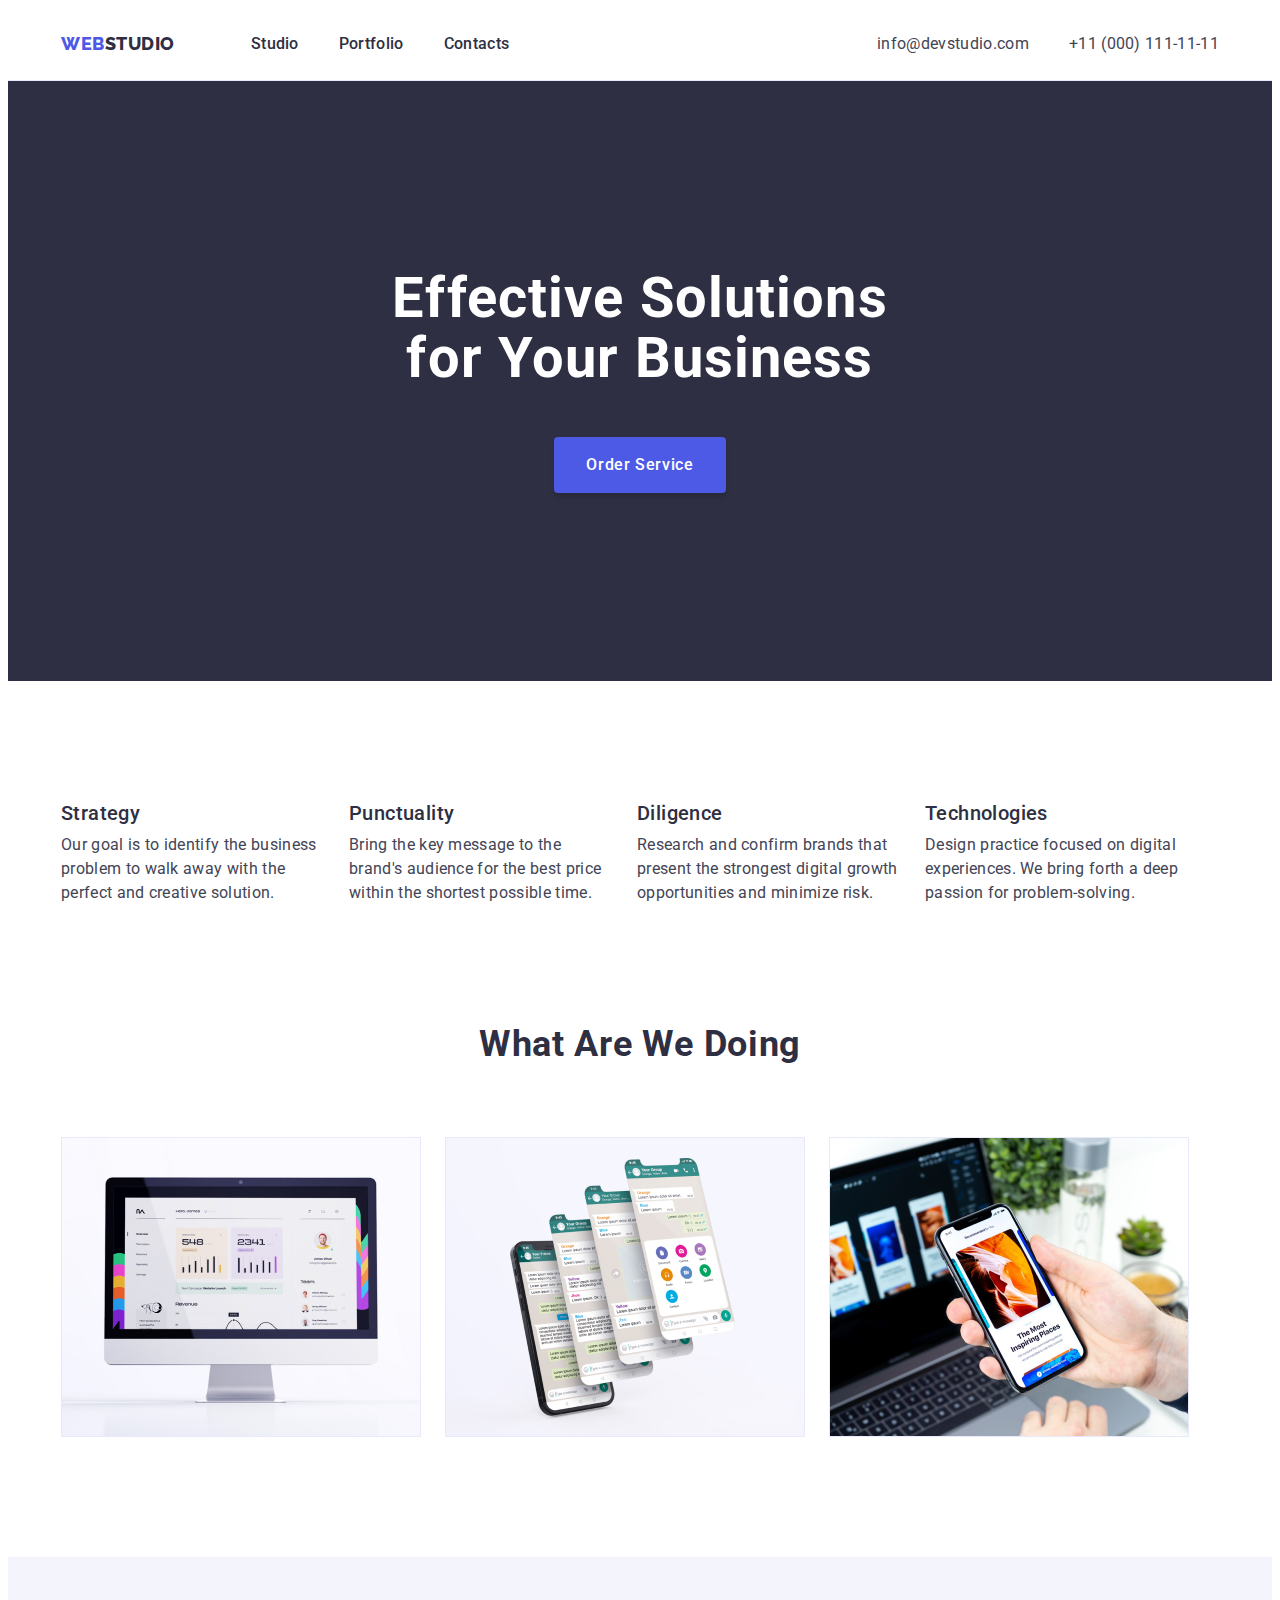
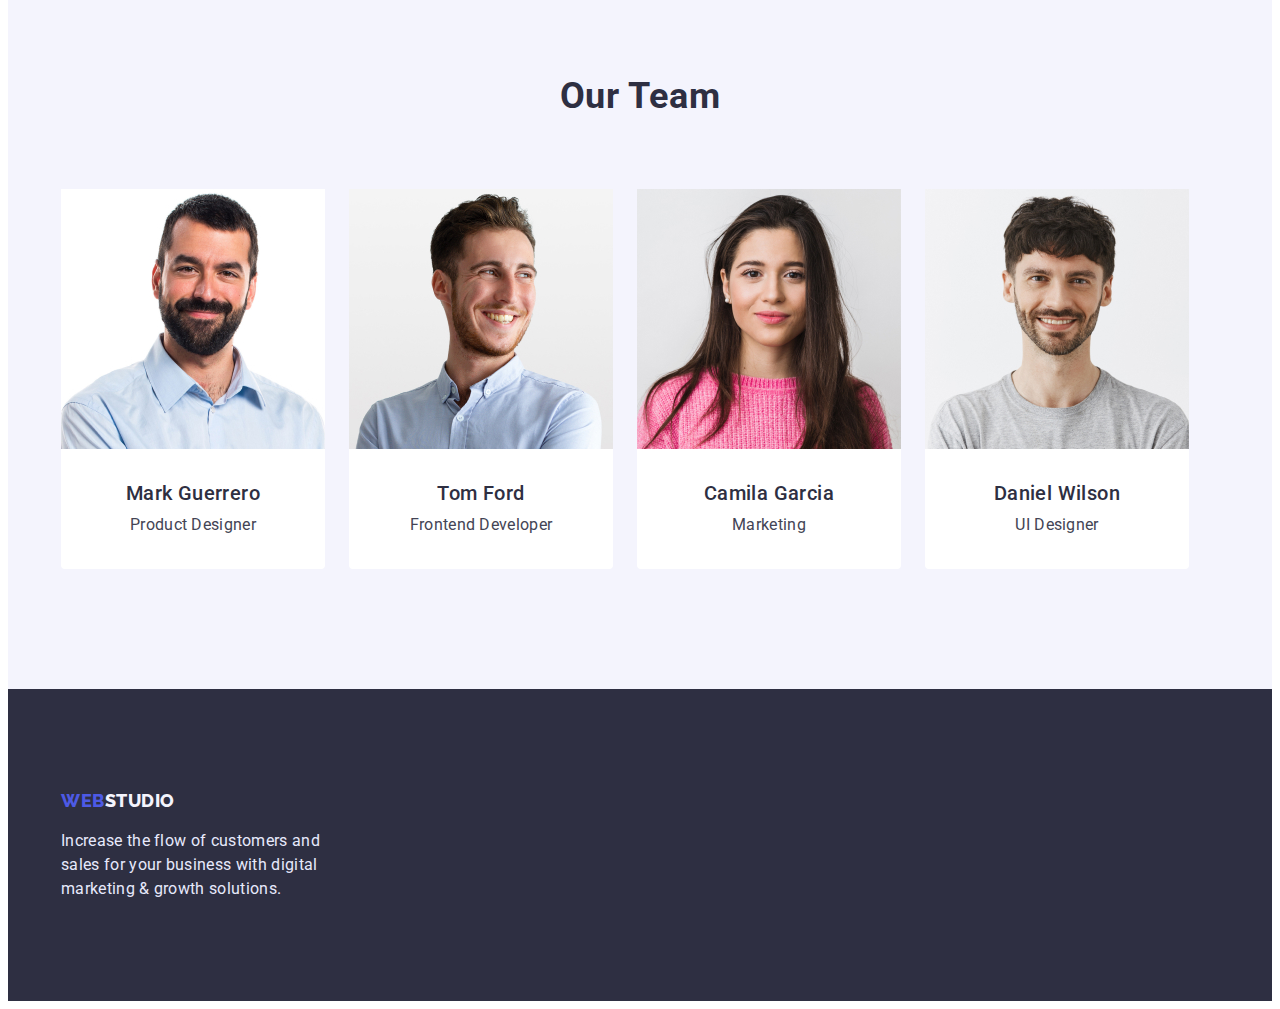
<file: index.html>
<!DOCTYPE html>
<html lang="en">
  <head>
    <meta charset="UTF-8" />
    <meta http-equiv="X-UA-Compatible" content="IE=edge" />
    <meta name="viewport" content="width=device-width, initial-scale=1.0" />
    <link rel="preconnect" href="https://fonts.googleapis.com" />
    <link rel="preconnect" href="https://fonts.gstatic.com" />
    <link
      href="https://fonts.googleapis.com/css2?family=Climate+Crisis&family=Raleway:wght@800&family=Roboto:wght@400;500&display=swap"
      rel="stylesheet"
    />
    <link
      rel="stylesheet"
      href="https://cdnjs.cloudflare.com/ajax/libs/modern-normalize/1.1.0/modern-normalize.min.css"
      integrity="sha512-wpPYUAdjBVSE4KJnH1VR1HeZfpl1ub8YT/NKx4PuQ5NmX2tKuGu6U/JRp5y+Y8XG2tV+wKQpNHVUX03MfMFn9Q=="
      crossorigin="anonymous"
      referrerpolicy="no-referrer"
    />
    <link rel="stylesheet" href="./css/styles.css" />
    <title>Web Studio</title>
  </head>
  <body>
    <header class="header">
      <div class="container header-container">
        <nav class="link nav">
          <a href="./index.html" class="link header-logo"
            >Web<span class="link">Studio</span></a
          >
          <ul class="list link header-list">
            <li><a class="header-nav link" href="./index.html">Studio</a></li>
            <li>
              <a class="header-nav link" href="./portfolio.html">Portfolio</a>
            </li>
            <li><a class="header-nav link" href="">Contacts</a></li>
          </ul>
        </nav>
        <address class="address">
          <ul class="list address-list">
            <li>
              <a class="address-nav link" href="mailto:info@devstudio.com"
                >info@devstudio.com</a
              >
            </li>
            <li>
              <a class="address-nav link" href="tel:+110001111111"
                >+11 (000) 111-11-11</a
              >
            </li>
          </ul>
        </address>
      </div>
    </header>
    <main>
      <section class="page">
        <div class="container">
          <h1 class="page-title">
            Effective Solutions<br />
            for Your Business
          </h1>
          <button type="button" class="page-btn">Order Service</button>
        </div>
      </section>
      <section class="section">
        <div class="container">
          <h2 class="title-section">Web Studio</h2>
          <ul class="content list">
            <li class="content-list">
              <h3 class="content-title">Strategy</h3>
              <p class="content-text">
                Our goal is to identify the business problem to walk away with
                the perfect and creative solution.
              </p>
            </li>
            <li class="content-list">
              <h3 class="content-title">Punctuality</h3>
              <p class="content-text">
                Bring the key message to the brand's audience for the best price
                within the shortest possible time.
              </p>
            </li>
            <li class="content-list">
              <h3 class="content-title">Diligence</h3>
              <p class="content-text">
                Research and confirm brands that present the strongest digital
                growth opportunities and minimize risk.
              </p>
            </li>
            <li class="content-list">
              <h3 class="content-title">Technologies</h3>
              <p class="content-text">
                Design practice focused on digital experiences. We bring forth a
                deep passion for problem-solving.
              </p>
            </li>
          </ul>
        </div>
      </section>
      <section class="img-container">
        <div class="container">
          <h2 class="img-title">What are we doing</h2>
          <ul class="list foto">
            <li>
              <img
                class="image"
                src="./images/comp.jpg"
                alt="Monitor"
                width="360"
                height="300"
              />
            </li>
            <li>
              <img
                class="image"
                src="./images/tel.jpg"
                alt="Smartphone"
                width="360"
                height="300"
              />
            </li>
            <li>
              <img
                class="image"
                src="./images/telandcomp.jpg"
                alt="Smartphone and laptop"
                width="360"
                height="300"
              />
            </li>
          </ul>
        </div>
      </section>
      <section class="team">
        <div class="container">
          <h2 class="team-heading">Our Team</h2>
          <ul class="list team-list">
            <li class="list-color">
              <img
                src="./images/mark.jpg"
                alt="foto by Mark"
                width="264"
                height="260"
              />
              <h3 class="team-title">Mark Guerrero</h3>
              <p class="team-text">Product Designer</p>
            </li>
            <li class="list-color">
              <img
                src="./images/tom.jpg"
                alt="foto by Tom"
                width="264"
                height="260"
              />
              <h3 class="team-title">Tom Ford</h3>
              <p class="team-text">Frontend Developer</p>
            </li>
            <li class="list-color">
              <img
                src="./images/camila.jpg"
                alt="foto by Camila"
                width="264"
                height="260"
              />
              <h3 class="team-title">Camila Garcia</h3>
              <p class="team-text">Marketing</p>
            </li>
            <li class="list-color">
              <img
                src="./images/daniel.jpg"
                alt="foto by Daniel"
                width="264"
                height="260"
              />
              <h3 class="team-title">Daniel Wilson</h3>
              <p class="team-text">UI Designer</p>
            </li>
          </ul>
        </div>
      </section>
    </main>
    <footer class="footer">
      <div class="container">
        <a href="./index.html" class="footer-logo link"
          >Web<span class="span link">Studio</span></a
        >
        <p class="footer-text">
          Increase the flow of customers and sales for your business with
          digital marketing & growth solutions.
        </p>
      </div>
    </footer>
  </body>
</html>
</file>
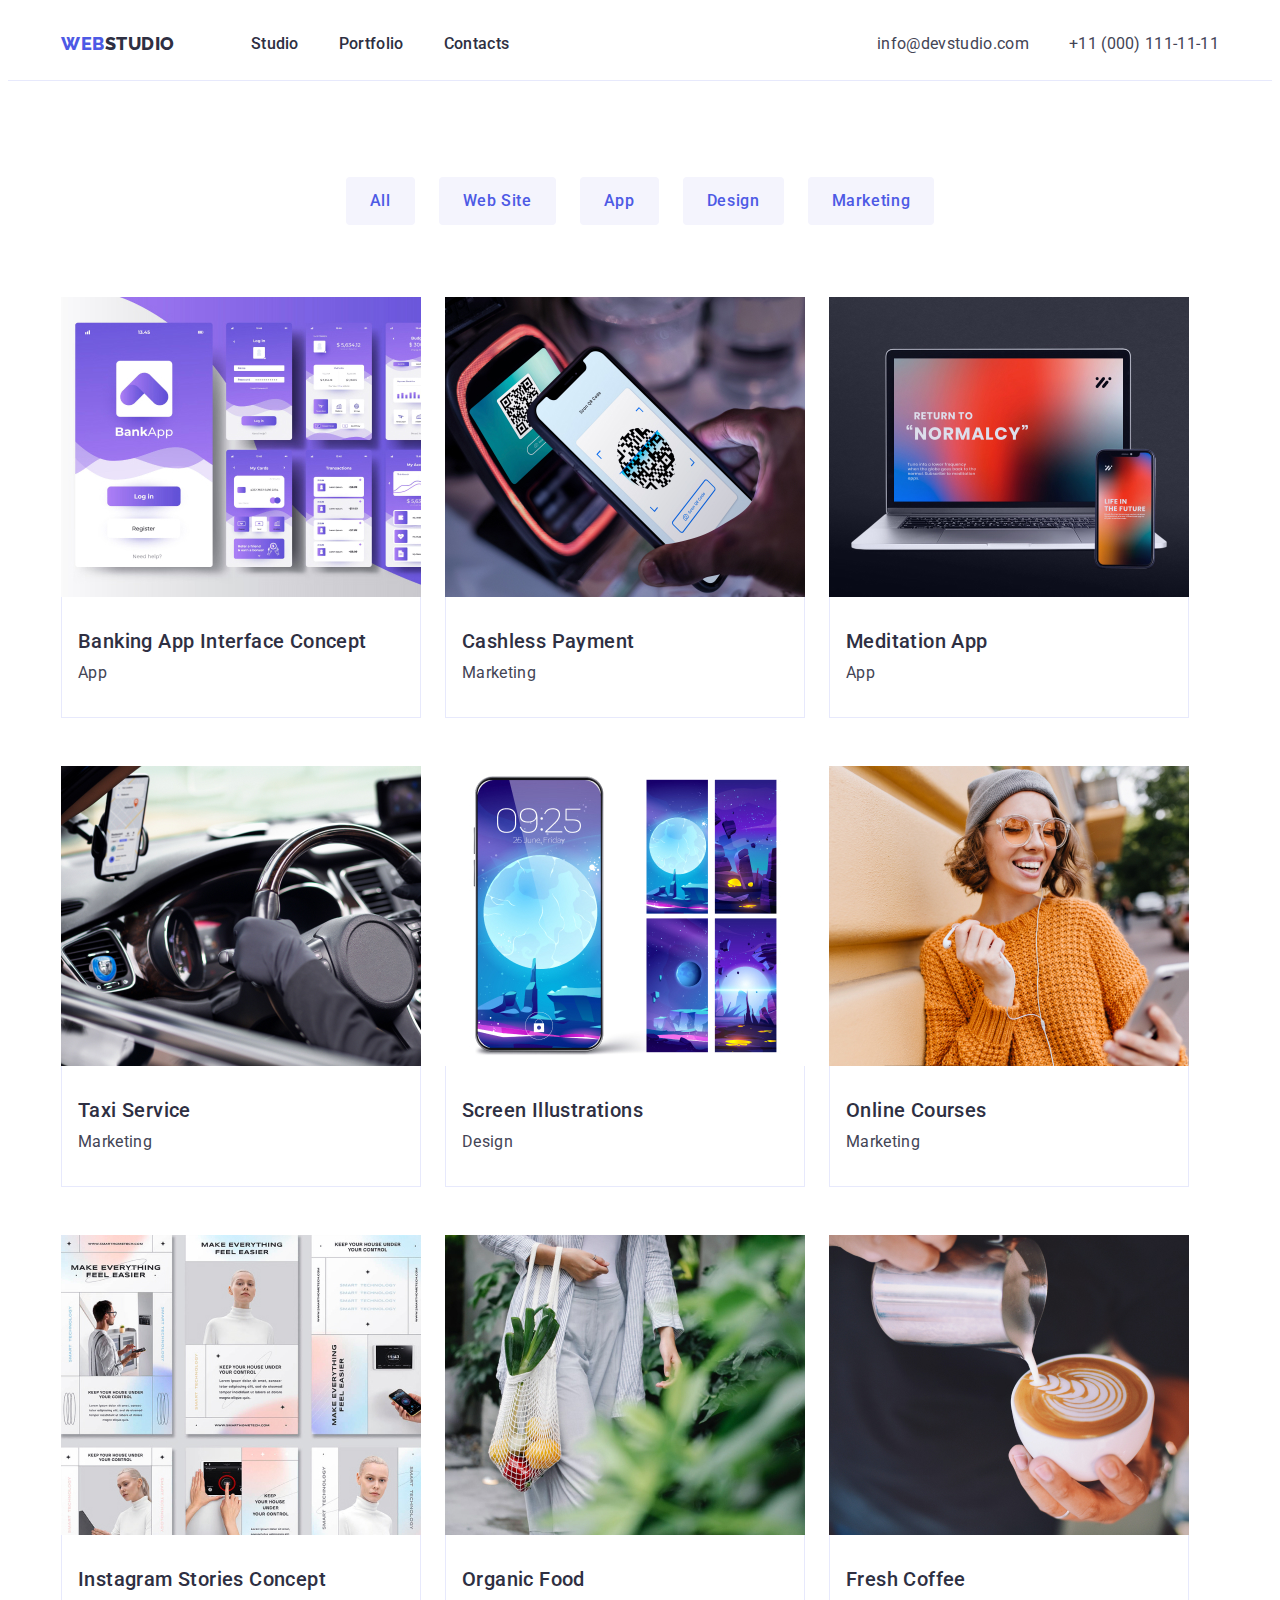
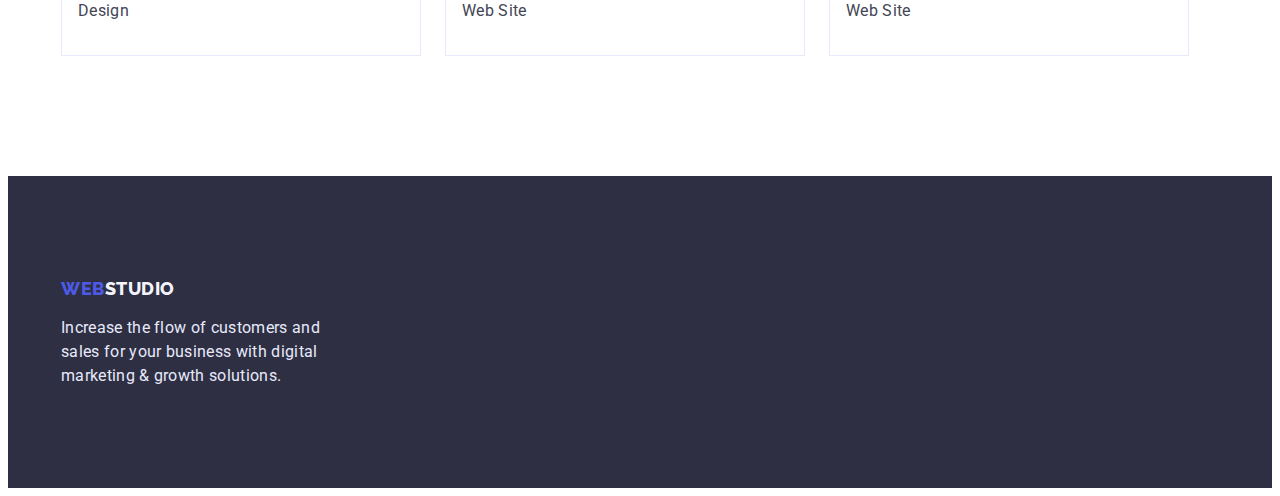
<file: portfolio.html>
<!DOCTYPE html>
<html lang="en">
  <head>
    <meta charset="UTF-8" />
    <meta http-equiv="X-UA-Compatible" content="IE=edge" />
    <meta name="viewport" content="width=device-width, initial-scale=1.0" />
    <link rel="preconnect" href="https://fonts.googleapis.com" />
    <link rel="preconnect" href="https://fonts.gstatic.com" />
    <link
      href="https://fonts.googleapis.com/css2?family=Climate+Crisis&family=Raleway:wght@800&family=Roboto:wght@400;500&display=swap"
      rel="stylesheet"
    />
    <link
      rel="stylesheet"
      href="https://cdnjs.cloudflare.com/ajax/libs/modern-normalize/1.1.0/modern-normalize.min.css"
      integrity="sha512-wpPYUAdjBVSE4KJnH1VR1HeZfpl1ub8YT/NKx4PuQ5NmX2tKuGu6U/JRp5y+Y8XG2tV+wKQpNHVUX03MfMFn9Q=="
      crossorigin="anonymous"
      referrerpolicy="no-referrer"
    />
    <link rel="stylesheet" href="./css/styles.css" />
    <title>Portfolio</title>
  </head>

  <body>
    <header class="header">
      <div class="container header-container">
        <nav class="link nav">
          <a href="./index.html" class="link header-logo"
            >Web<span class="link">Studio</span></a
          >
          <ul class="list link header-list">
            <li><a class="header-nav link" href="./index.html">Studio</a></li>
            <li>
              <a class="header-nav link" href="./portfolio.html">Portfolio</a>
            </li>
            <li><a class="header-nav link" href="">Contacts</a></li>
          </ul>
        </nav>
        <address class="address">
          <ul class="list address-list">
            <li>
              <a class="address-nav link" href="mailto:info@devstudio.com"
                >info@devstudio.com</a
              >
            </li>
            <li>
              <a class="address-nav link" href="tel:+110001111111"
                >+11 (000) 111-11-11</a
              >
            </li>
          </ul>
        </address>
      </div>
    </header>
    <main>
      <section class="button">
        <div class="container">
          <h1 class="title-section">Portfolio</h1>
          <ul class="list button-list">
            <li><button type="button" class="btn">All</button></li>
            <li><button type="button" class="btn">Web Site</button></li>
            <li><button type="button" class="btn">App</button></li>
            <li><button type="button" class="btn">Design</button></li>
            <li><button type="button" class="btn">Marketing</button></li>
          </ul>
          <ul class="list link button-img">
            <li class="link img-text">
              <a href="" class="link">
                <img
                  src="./images/banking.jpg"
                  alt="BankApp"
                  width="360"
                  height="300"
                />
                <div class="img-list">
                  <h2 class="img-body">Banking App Interface Concept</h2>
                  <p class="img-parag">App</p>
                </div>
              </a>
            </li>
            <li class="link img-text">
              <a href="" class="link">
                <img
                  src="./images/cashless.jpg"
                  alt="Payment"
                  width="360"
                  height="300"
                />
                <div class="img-list">
                  <h2 class="img-body">Cashless Payment</h2>
                  <p class="img-parag">Marketing</p>
                </div>
              </a>
            </li>
            <li class="link img-text">
              <a href="" class="link">
                <img
                  src="./images/medotaion.jpg"
                  alt="Laptop"
                  width="360"
                  height="300"
                />
                <div class="img-list">
                  <h2 class="img-body">Meditation App</h2>
                  <p class="img-parag">App</p>
                </div>
              </a>
            </li>
            <li class="link img-text">
              <a href="" class="link">
                <img
                  src="./images/taxi.jpg"
                  alt="Taxi"
                  width="360"
                  height="300"
                />
                <div class="img-list">
                  <h2 class="img-body">Taxi Service</h2>
                  <p class="img-parag">Marketing</p>
                </div>
              </a>
            </li>
            <li class="link img-text">
              <a href="" class="link">
                <img
                  src="./images/screen.jpg"
                  alt="Screen"
                  width="360"
                  height="300"
                />
                <div class="img-list">
                  <h2 class="img-body">Screen Illustrations</h2>
                  <p class="img-parag">Design</p>
                </div>
              </a>
            </li>
            <li class="link img-text">
              <a href="" class="link">
                <img
                  src="./images/online.jpg"
                  alt="Online"
                  width="360"
                  height="300"
                />
                <div class="img-list">
                  <h2 class="img-body">Online Courses</h2>
                  <p class="img-parag">Marketing</p>
                </div>
              </a>
            </li>
            <li class="link img-text">
              <a href="" class="link">
                <img
                  src="./images/insta.jpg"
                  alt="Instagram Stories"
                  width="360"
                  height="300"
                />
                <div class="img-list">
                  <h2 class="img-body">Instagram Stories Concept</h2>
                  <p class="img-parag">Design</p>
                </div>
              </a>
            </li>
            <li class="link img-text">
              <a href="" class="link">
                <img
                  src="./images/food.jpg"
                  alt="Food"
                  width="360"
                  height="300"
                />
                <div class="img-list">
                  <h2 class="img-body">Organic Food</h2>
                  <p class="img-parag">Web Site</p>
                </div>
              </a>
            </li>
            <li class="link img-text">
              <a href="" class="link">
                <img
                  src="./images/coffee.jpg"
                  alt="Coffee"
                  width="360"
                  height="300"
                />
                <div class="img-list">
                  <h2 class="img-body">Fresh Coffee</h2>
                  <p class="img-parag">Web Site</p>
                </div>
              </a>
            </li>
          </ul>
        </div>
      </section>
    </main>
    <footer class="link footer">
      <div class="container">
        <a href="./index.html" class="link footer-logo"
          >Web<span class="span link">Studio</span></a
        >
        <p class="footer-text">
          Increase the flow of customers and sales for your business with
          digital marketing & growth solutions.
        </p>
      </div>
    </footer>
  </body>
</html>
</file>
<file: css/styles.css>
:root {
  --back-color: #2e2f42;
  --white: #ffffff;
  --blue: #4d5ae5;
  --light-blue: #404bbf;
  --light-black: #434455;
  --black-white: #f4f4fd;
  --light-white: #e7e9fc;
}

body {
  font-family: "Roboto", sans-serif;
  color: #434455;
  font-style: normal;
}

p,
h1,
h2,
h3 {
  margin: 0;
}

ul {
  margin: 0;
  padding-left: 0;
}

.link {
  text-decoration: none;
}

.list {
  list-style: none;
}

img {
  display: block;
}

.container {
  width: 1158px;
  padding-left: 15px;
  padding-right: 15px;
  margin: 0 auto;
}

.section {
  padding-top: 120px;
  padding-bottom: 120px;
}

/*------------ HEADER------------- */
.header {
  background: var(--white);
  padding-top: 24px;
  padding-bottom: 24px;
  border-bottom: 1px solid #e7e9fc;
}

.header-list {
  display: flex;
  gap: 40px;
}

.nav {
  display: flex;
  align-items: center;
  margin-right: auto;
}

.header-container {
  display: flex;
}

.header-logo {
  font-family: "Raleway", sans-serif;
  font-weight: 800;
  font-size: 18px;
  line-height: 1.17;
  align-items: center;
  letter-spacing: 0.03em;
  text-transform: uppercase;
  color: var(--blue);
  text-decoration: none;
}

.header-logo {
  margin-right: 76px;
}

.header-logo span {
  color: var(--back-color);
}

.header-nav {
  font-weight: 500;
  font-size: 16px;
  line-height: 1.5;
  letter-spacing: 0.02em;
  color: var(--back-color);
}

.header-nav:hover {
  color: var(--light-blue);
}

.header-nav:focus {
  color: var(--light-blue);
}

.address {
  font-style: normal;
}

.address-list {
  display: flex;
  gap: 40px;
}

.header-address:hover,
.header-address:focus {
  color: var(--light-blue);
}

.address-nav {
  font-size: 16px;
  line-height: 1.5;
  letter-spacing: 0.02em;
  color: var(--light-black);
}

.address-nav:hover {
  color: var(--light-blue);
}
.address-nav:focus {
  color: var(--light-blue);
}

/*--------------- PAGE ----------- */
.page {
  background: var(--back-color);
  padding-top: 188px;
  padding-bottom: 188px;
}

.page-title {
  width: 496px;
  height: 120px;
  margin: 0 auto;
  margin-bottom: 48px;
  font-weight: 700;
  font-size: 56px;
  line-height: 1.07;
  text-align: center;
  letter-spacing: 0.02em;
  color: var(--white);
}

.page-btn {
  font-family: "Roboto", sans-serif;
  font-weight: 500;
  font-size: 16px;
  line-height: 1.5;
  align-items: center;
  letter-spacing: 0.04em;
  color: var(--white);
  cursor: pointer;
}

.page-btn {
  display: flex;
  flex-direction: row;
  align-items: flex-start;
  padding: 16px 32px;
  margin: 0 auto;
  border: none;
  border-radius: 4px;
  box-shadow: 0px 4px 4px rgba(0, 0, 0, 0.15);
  background: var(--blue);
}

.page-btn:hover,
.page-btn:focus {
  background-color: var(--light-blue);
}

/*---------------- CONTENT---------------- */

.content-title {
  margin-bottom: 8px;
  font-weight: 500;
  font-size: 20px;
  line-height: 1.2;
  letter-spacing: 0.02em;
  color: var(--back-color);
}

.content-text {
  font-size: 16px;
  line-height: 1.5;
  letter-spacing: 0.02em;
  color: var(--light-black);
}

.content {
  display: flex;
  gap: 24px;
}

.content-list {
  width: 264px;
}

.title-section {
  display: none;
}

/*--------------- img--------------------- */

.img-title {
  font-weight: 700;
  font-size: 36px;
  line-height: 1.11;
  text-align: center;
  letter-spacing: 0.02em;
  text-transform: capitalize;
  color: var(--back-color);
}

.img-title {
  margin-bottom: 72px;
}

.foto {
  width: calc(100% - 48px) / 3;
  display: flex;
  gap: 24px;
}

.image {
  display: block;
  max-width: 100%;
  height: auto;
}

.img-container {
  padding-bottom: 120px;
}

/*------------------ TEAM--------------- */

.team {
  background: #f4f4fd;
  padding-top: 120px;
  padding-bottom: 120px;
}

.team-heading {
  font-weight: 700;
  font-size: 36px;
  line-height: 1.11;
  text-align: center;
  letter-spacing: 0.02em;
  text-transform: capitalize;
  color: var(--back-color);
}

.team-list {
  margin-top: 72px;
  gap: 24px;
  display: flex;
}

.list-color {
  background-color: var(--white);
  border-radius: 0px 0px 4px 4px;
  padding-bottom: 32px;
}

.team-title {
  margin-top: 32px;
  margin-bottom: 8px;
  font-weight: 500;
  font-size: 20px;
  line-height: 1.2;
  text-align: center;
  letter-spacing: 0.02em;
  color: var(--back-color);
}
.team-text {
  font-size: 16px;
  line-height: 1.5;
  text-align: center;
  letter-spacing: 0.02em;
  color: var(--light-black);
}
/*------------- footer ------------*/
.footer {
  background: var(--back-color);
  padding-top: 101.5px;
  padding-bottom: 100px;
}

.footer-logo {
  font-family: "Raleway", sans-serif;
  font-weight: 800;
  font-size: 18px;
  line-height: 1.17;
  letter-spacing: 0.03em;
  text-transform: uppercase;
  color: var(--blue);
  text-decoration: none;
}

.span {
  color: var(--black-white);
}
.footer-text {
  font-size: 16px;
  line-height: 1.5;
  letter-spacing: 0.02em;
  color: var(--light-white);
  margin-top: 17.5px;
  max-width: 264px;
}

/*--------------- PORTFOLIO------------- */

.imagess {
  font-size: 36px;
  line-height: 1.11;
  text-align: center;
  letter-spacing: 0.02em;
  text-transform: capitalize;
  color: var(--back-color);
}

.button {
  padding-top: 96px;
  padding-bottom: 120px;
}

.btn {
  font-family: "Roboto", sans-serif;
  font-weight: 500;
  font-size: 16px;
  line-height: 1.5;
  text-align: center;
  letter-spacing: 0.04em;
  color: var(--blue);
  background-color: var(--black-white);
  cursor: pointer;
}

.btn {
  padding: 12px 24px;
  border: 1px solid var(--light-white);
  border-radius: 4px;
  border: none;
}

.btn:hover,
.btn:focus {
  color: var(--white);
  background-color: var(--light-blue);
}

.button-list {
  display: flex;
  justify-content: center;
  gap: 24px;
  margin-bottom: 72px;
}

/*------------ IMG-BODY---------- */

.button-img {
  display: flex;
  flex-wrap: wrap;
  gap: 48px 24px;
}

.img-text {
}

.img-body {
  margin-bottom: 8px;
  font-weight: 500;
  font-size: 20px;
  line-height: 1.2;
  letter-spacing: 0.02em;
  color: var(--back-color);
}

.img-parag {
  font-size: 16px;
  line-height: 1.5;
  letter-spacing: 0.02em;
  color: var(--light-black);
}

.img-list {
  background: var(--white);
  border: 1px solid var(--light-white);
  padding: 32px 16px;
  border-width: 0px 1px 1px 1px;
}
</file>
